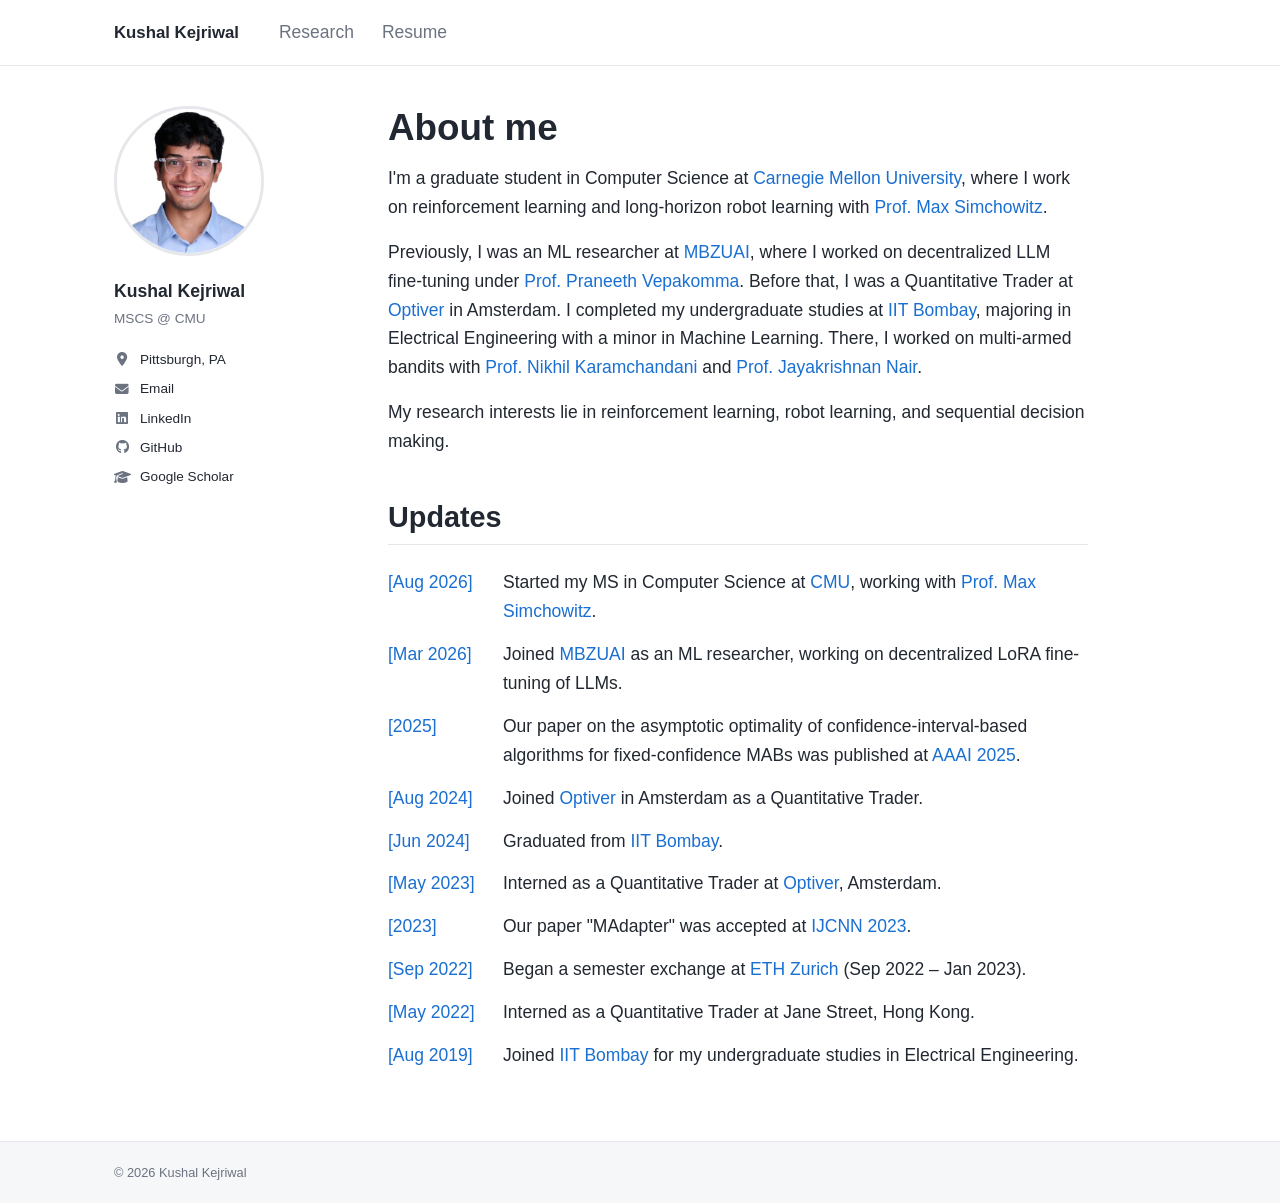
<file: index.html>
<!DOCTYPE html>
<html lang="en">
<head>
  <meta charset="utf-8">
  <meta name="viewport" content="width=device-width, initial-scale=1">
  <title>Kushal Kejriwal</title>
  <meta name="description" content="Kushal Kejriwal — MS in Computer Science student at Carnegie Mellon University.">
  <link rel="stylesheet" href="https://cdnjs.cloudflare.com/ajax/libs/font-awesome/6.5.1/css/all.min.css">
  <link rel="stylesheet" href="style.css">
</head>
<body>

<div class="topbar">
  <div class="inner">
    <a class="brand" href="index.html">Kushal Kejriwal</a>
    <nav>
      <a href="research.html">Research</a>
      <a href="resume.pdf">Resume</a>
    </nav>
  </div>
</div>

<div class="page">

  <aside class="sidebar">
    <img class="photo" src="images/profile.jpg" alt="Photo of Kushal Kejriwal">
    <div class="name">Kushal Kejriwal</div>
    <div class="role">MSCS @ CMU</div>
    <ul>
      <li><i class="fa-solid fa-location-dot"></i>Pittsburgh, PA</li>
      <li><i class="fa-solid fa-envelope"></i><a href="mailto:kkejriwa@andrew.cmu.edu">Email</a></li>
      <li><i class="fa-brands fa-linkedin"></i><a href="https://www.linkedin.com/in/kushal-kejriwal-3836b11aa/">LinkedIn</a></li>
      <li><i class="fa-brands fa-github"></i><a href="https://github.com/kushal134">GitHub</a></li>
      <li><i class="fa-solid fa-graduation-cap"></i><a href="https://scholar.google.com/citations?user=4yYLwFwAAAAJ&amp;hl=en">Google Scholar</a></li>
    </ul>
  </aside>

  <main class="content">
    <h1>About me</h1>
    <p>
      I'm a graduate student in Computer Science at
      <a href="https://www.cs.cmu.edu/">Carnegie Mellon University</a>, where I work on
      reinforcement learning and long-horizon robot learning with
      <a href="https://msimchowitz.github.io/">Prof. Max Simchowitz</a>.
    </p>
    <p>
      Previously, I was an ML researcher at <a href="https://mbzuai.ac.ae/">MBZUAI</a>, where I worked on
      decentralized LLM fine-tuning under <a href="https://praneeth.mit.edu/">Prof. Praneeth Vepakomma</a>.
      Before that, I was a Quantitative Trader at <a href="https://optiver.com/">Optiver</a>
      in Amsterdam. I completed my undergraduate studies at
      <a href="https://www.iitb.ac.in/">IIT Bombay</a>, majoring in Electrical Engineering with a minor in
      Machine Learning. There, I worked on multi-armed bandits with
      <a href="https://sites.google.com/site/nikhilkaram/home">Prof. Nikhil Karamchandani</a> and <a href="https://www.ee.iitb.ac.in/~jayakrishnan.nair/">Prof. Jayakrishnan Nair</a>.
    </p>
    <p>
      My research interests lie in reinforcement learning, robot learning, and sequential decision making.
    </p>

    <h2>Updates</h2>
    <ul class="updates">
      <li><span class="date">[Aug 2026]</span><span>Started my MS in Computer Science at <a href="https://www.cs.cmu.edu/">CMU</a>, working with <a href="https://msimchowitz.github.io/">Prof. Max Simchowitz</a>.</span></li>
      <li><span class="date">[Mar 2026]</span><span>Joined <a href="https://mbzuai.ac.ae/">MBZUAI</a> as an ML researcher, working on decentralized LoRA fine-tuning of LLMs.</span></li>
      <li><span class="date">[2025]</span><span>Our paper on the asymptotic optimality of confidence-interval-based algorithms for fixed-confidence MABs was published at <a href="https://doi.org/10.1609/aaai.v39i17.33959">AAAI 2025</a>.</span></li>
      <li><span class="date">[Aug 2024]</span><span>Joined <a href="https://optiver.com/">Optiver</a> in Amsterdam as a Quantitative Trader.</span></li>
      <li><span class="date">[Jun 2024]</span><span>Graduated from <a href="https://www.iitb.ac.in/">IIT Bombay</a>.</span></li>
      <li><span class="date">[May 2023]</span><span>Interned as a Quantitative Trader at <a href="https://optiver.com/">Optiver</a>, Amsterdam.</span></li>
      <li><span class="date">[2023]</span><span>Our paper "MAdapter" was accepted at <a href="https://ieeexplore.ieee.org/document/10191376">IJCNN 2023</a>.</span></li>
      <li><span class="date">[Sep 2022]</span><span>Began a semester exchange at <a href="https://ethz.ch/en.html">ETH Zurich</a> (Sep 2022 – Jan 2023).</span></li>
      <li><span class="date">[May 2022]</span><span>Interned as a Quantitative Trader at Jane Street, Hong Kong.</span></li>
      <li><span class="date">[Aug 2019]</span><span>Joined <a href="https://www.iitb.ac.in/">IIT Bombay</a> for my undergraduate studies in Electrical Engineering.</span></li>
    </ul>
  </main>

</div>

<footer>
  <div class="inner">© 2026 Kushal Kejriwal</div>
</footer>

</body>
</html>
</file>
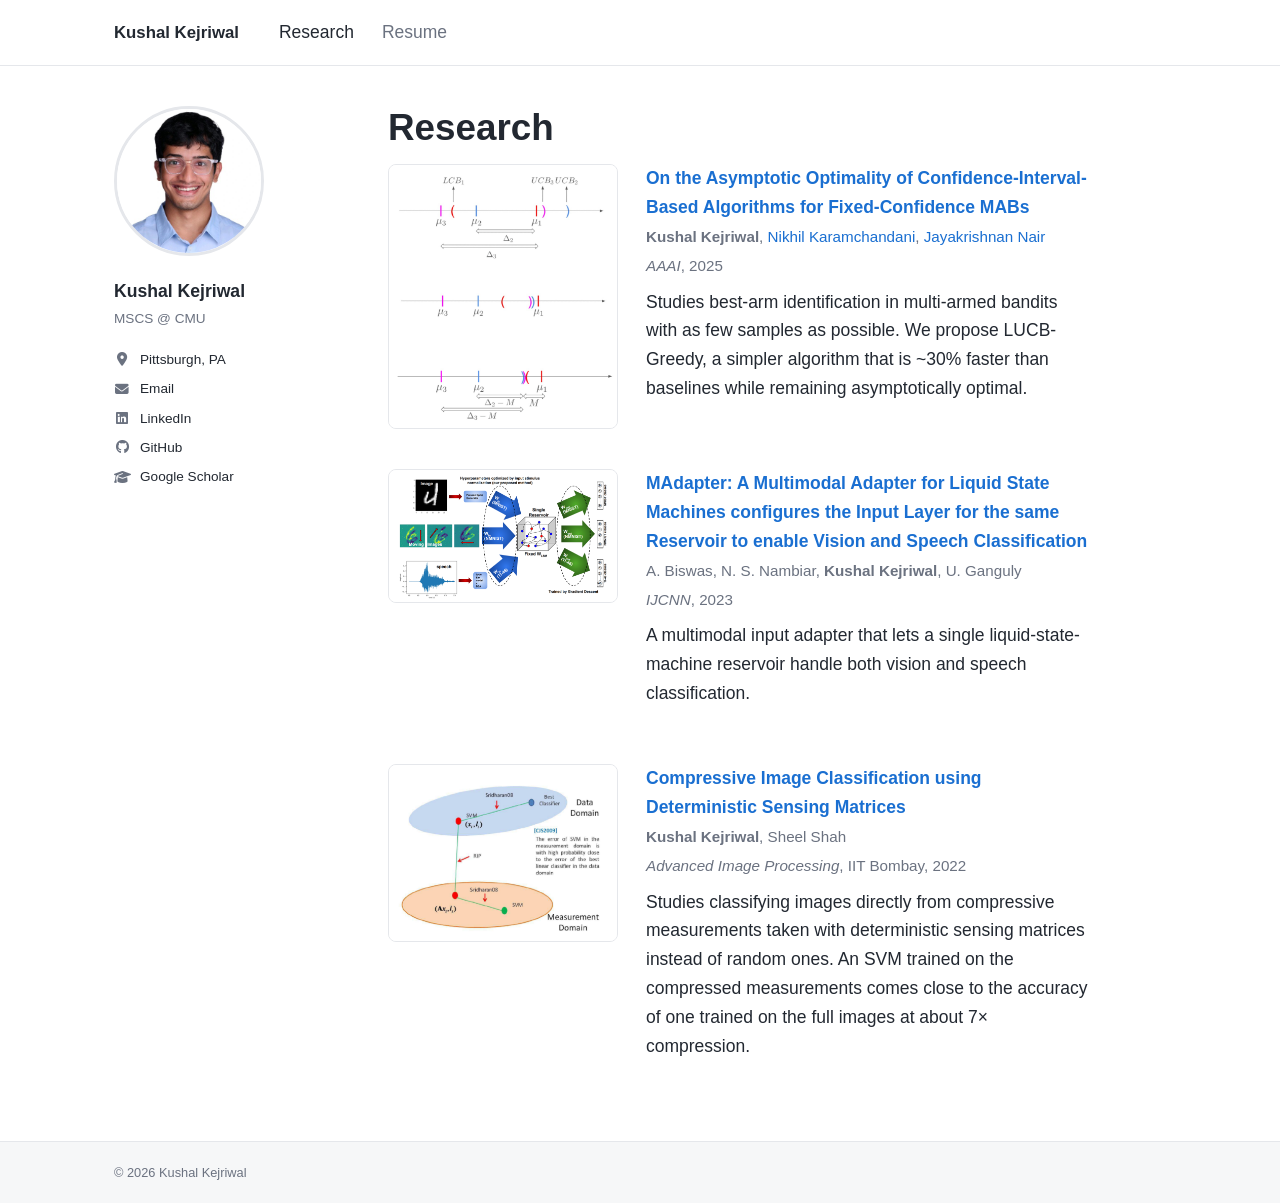
<file: research.html>
<!DOCTYPE html>
<html lang="en">
<head>
  <meta charset="utf-8">
  <meta name="viewport" content="width=device-width, initial-scale=1">
  <title>Research · Kushal Kejriwal</title>
  <meta name="description" content="Research projects and publications by Kushal Kejriwal.">
  <link rel="stylesheet" href="https://cdnjs.cloudflare.com/ajax/libs/font-awesome/6.5.1/css/all.min.css">
  <link rel="stylesheet" href="style.css">
</head>
<body>

<div class="topbar">
  <div class="inner">
    <a class="brand" href="index.html">Kushal Kejriwal</a>
    <nav>
      <a href="research.html" class="active">Research</a>
      <a href="resume.pdf">Resume</a>
    </nav>
  </div>
</div>

<div class="page">

  <aside class="sidebar">
    <img class="photo" src="images/profile.jpg" alt="Photo of Kushal Kejriwal">
    <div class="name">Kushal Kejriwal</div>
    <div class="role">MSCS @ CMU</div>
    <ul>
      <li><i class="fa-solid fa-location-dot"></i>Pittsburgh, PA</li>
      <li><i class="fa-solid fa-envelope"></i><a href="mailto:kkejriwa@andrew.cmu.edu">Email</a></li>
      <li><i class="fa-brands fa-linkedin"></i><a href="https://www.linkedin.com/in/kushal-kejriwal-3836b11aa/">LinkedIn</a></li>
      <li><i class="fa-brands fa-github"></i><a href="https://github.com/kushal134">GitHub</a></li>
      <li><i class="fa-solid fa-graduation-cap"></i><a href="https://scholar.google.com/citations?user=4yYLwFwAAAAJ&amp;hl=en">Google Scholar</a></li>
    </ul>
  </aside>

  <main class="content">
    <h1>Research</h1>

    <div class="project">
      <div class="thumb"><img src="images/projects/mab.png" alt="Confidence intervals of arms in a fixed-confidence bandit"></div>
      <div>
        <a class="title" href="https://doi.org/10.1609/aaai.v39i17.33959">On the Asymptotic Optimality of Confidence-Interval-Based Algorithms for Fixed-Confidence MABs</a><br>
        <span class="meta"><strong>Kushal Kejriwal</strong>, <a href="https://sites.google.com/site/nikhilkaram/home">Nikhil Karamchandani</a>, <a href="https://www.ee.iitb.ac.in/~jayakrishnan.nair/">Jayakrishnan Nair</a></span><br>
        <span class="meta"><span class="venue">AAAI</span>, 2025</span>
        <p>
          Studies best-arm identification in multi-armed bandits with as few samples as possible.
          We propose LUCB-Greedy, a simpler algorithm that is ~30% faster than baselines while remaining
          asymptotically optimal.
        </p>
      </div>
    </div>

    <div class="project">
      <div class="thumb"><img src="images/projects/madapter.png" alt="MAdapter architecture: per-modality input layers feeding a single fixed reservoir"></div>
      <div>
        <a class="title" href="https://ieeexplore.ieee.org/document/10191376">MAdapter: A Multimodal Adapter for Liquid State Machines configures the Input Layer for the same Reservoir to enable Vision and Speech Classification</a><br>
        <span class="meta">A. Biswas, N. S. Nambiar, <strong>Kushal Kejriwal</strong>, U. Ganguly</span><br>
        <span class="meta"><span class="venue">IJCNN</span>, 2023</span>
        <p>
          A multimodal input adapter that lets a single liquid-state-machine reservoir handle both vision
          and speech classification.
        </p>
      </div>
    </div>

    <div class="project">
      <div class="thumb"><img src="images/projects/compressive.png" alt="SVM error in the data domain versus the compressed measurement domain"></div>
      <div>
        <a class="title" href="compressive-image-classification.pdf">Compressive Image Classification using Deterministic Sensing Matrices</a><br>
        <span class="meta"><strong>Kushal Kejriwal</strong>, Sheel Shah</span><br>
        <span class="meta"><span class="venue">Advanced Image Processing</span>, IIT Bombay, 2022</span>
        <p>
          Studies classifying images directly from compressive measurements taken with deterministic sensing
          matrices instead of random ones. An SVM trained on the compressed measurements comes close to the
          accuracy of one trained on the full images at about 7× compression.
        </p>
      </div>
    </div>
  </main>

</div>

<footer>
  <div class="inner">© 2026 Kushal Kejriwal</div>
</footer>

</body>
</html>
</file>
<file: style.css>
:root {
  --bg: #ffffff;
  --text: #222831;
  --muted: #6b7280;
  --link: #1a6fd1;
  --link-hover: #e8871e;
  --rule: #e5e7eb;
  --bar-bg: #ffffff;
  --footer-bg: #f6f7f8;
  --thumb-bg: #f3f4f6;
  --tag-bg: #fff4e5;
  --tag-text: #9a5b00;
}
@media (prefers-color-scheme: dark) {
  :root {
    --bg: #16181c;
    --text: #e6e6e6;
    --muted: #9aa0a6;
    --link: #6fb1ff;
    --link-hover: #f5a54a;
    --rule: #2c2f35;
    --bar-bg: #16181c;
    --footer-bg: #1c1f24;
    --thumb-bg: #ffffff;
    --tag-bg: #3a2c14;
    --tag-text: #f5c27a;
  }
}
* { box-sizing: border-box; }
html, body { height: 100%; }
body {
  margin: 0;
  display: flex; flex-direction: column;
  background: var(--bg);
  color: var(--text);
  font-family: -apple-system, BlinkMacSystemFont, "Helvetica Neue", "Segoe UI", Helvetica, Arial, sans-serif;
  font-size: 17.5px;
  line-height: 1.65;
}
a { color: var(--link); text-decoration: none; }
a:hover { color: var(--link-hover); text-decoration: underline; }
p { margin: 0 0 16px; }

/* Top bar */
.topbar {
  background: var(--bar-bg);
  border-bottom: 1px solid var(--rule);
}
.topbar .inner {
  max-width: 1100px; margin: 0 auto; padding: 18px 24px;
  display: flex; align-items: baseline; gap: 40px;
}
.topbar .brand { font-weight: 700; color: var(--text); font-size: 1.05rem; }
.topbar .brand:hover { text-decoration: none; }
.topbar nav { display: flex; gap: 28px; }
.topbar nav a { color: var(--muted); }
.topbar nav a.active { color: var(--text); }

/* Page layout */
.page {
  flex: 1;
  width: 100%; max-width: 1100px; margin: 0 auto; padding: 40px 24px 64px;
  display: flex; gap: 64px;
}
.sidebar { width: 210px; flex-shrink: 0; font-size: 0.85rem; }
.sidebar .photo {
  width: 150px; height: 150px; border-radius: 50%; object-fit: cover;
  border: 3px solid var(--rule);
}
.sidebar .name { font-size: 1.1rem; font-weight: 700; margin: 14px 0 2px; }
.sidebar .role { color: var(--muted); margin-bottom: 18px; }
.sidebar ul { list-style: none; margin: 0; padding: 0; }
.sidebar li { margin: 7px 0; display: flex; align-items: center; gap: 10px; }
.sidebar li i { width: 16px; text-align: center; color: var(--muted); }
.sidebar li a { color: var(--text); }
.sidebar li a:hover { color: var(--link-hover); }

.content { flex: 1; min-width: 0; max-width: 700px; }
h1 { font-size: 2.3rem; font-weight: 600; margin: 0 0 14px; line-height: 1.2; }
h2 {
  font-size: 1.8rem; font-weight: 600; margin: 44px 0 16px; line-height: 1.2;
  padding-bottom: 10px; border-bottom: 1px solid var(--rule);
}

/* Updates */
.updates { list-style: none; margin: 0; padding: 0; }
.updates li { display: flex; gap: 20px; padding: 7px 0; }
.updates .date { color: var(--link); width: 95px; flex-shrink: 0; }

/* Research */
.project { display: flex; gap: 28px; align-items: flex-start; }
.project + .project { margin-top: 40px; }
.thumb {
  width: 230px; flex-shrink: 0;
  background: var(--thumb-bg); border-radius: 8px; overflow: hidden;
  border: 1px solid var(--rule);
}
.thumb img { width: 100%; display: block; }
.project .title { font-weight: 700; }
.project .meta { color: var(--muted); font-size: 0.95rem; }
.project .venue { font-style: italic; }
.project p { margin-top: 8px; }
.tag {
  display: inline-block; font-size: 0.75rem; font-weight: 600;
  padding: 1px 8px; border-radius: 999px; margin-left: 6px; vertical-align: 2px;
  background: var(--tag-bg); color: var(--tag-text);
}

/* Footer */
footer { background: var(--footer-bg); border-top: 1px solid var(--rule); }
footer .inner {
  max-width: 1100px; margin: 0 auto; padding: 20px 24px;
  color: var(--muted); font-size: 0.8rem;
}

@media (max-width: 760px) {
  body { font-size: 16.5px; }
  .topbar .inner { padding: 14px 16px; gap: 24px; }
  .page { flex-direction: column; gap: 28px; padding: 28px 16px 48px; }
  .sidebar { width: 100%; display: grid; grid-template-columns: 110px 1fr; column-gap: 20px; align-items: center; }
  .sidebar .photo { width: 110px; height: 110px; grid-row: span 2; }
  .sidebar .name { margin-top: 0; }
  .sidebar ul { grid-column: 1 / -1; display: flex; flex-wrap: wrap; gap: 4px 18px; margin-top: 14px; }
  .sidebar li { margin: 0; }
  h1 { font-size: 1.9rem; }
  h2 { font-size: 1.5rem; }
  .updates li { gap: 12px; }
  .updates .date { width: 82px; }
  .project { flex-direction: column; gap: 14px; }
  .thumb { width: 100%; }
  footer .inner { padding: 16px; }
}
</file>
